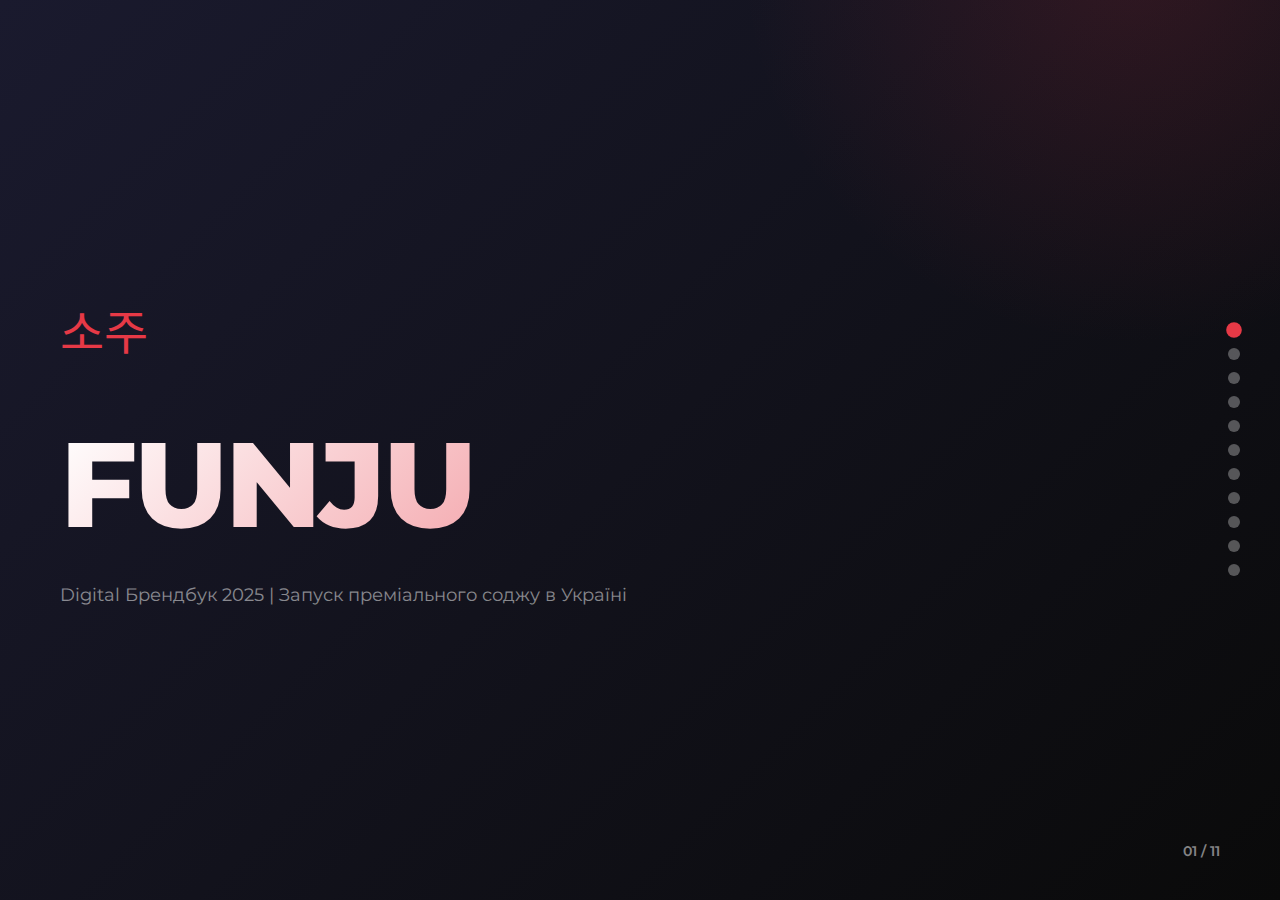
<file: index.html>
<!DOCTYPE html>
<html lang="uk">
  <head>
    <meta charset="UTF-8" />
    <meta name="viewport" content="width=device-width, initial-scale=1.0" />
    <title>FUNJU Soju - Брендбук 2025</title>
    <link
      href="https://fonts.googleapis.com/css2?family=Montserrat:wght@400;600;700;800&family=Noto+Sans+KR:wght@400;700&display=swap"
      rel="stylesheet"
    />
    <link rel="stylesheet" href="styles.css" />
  </head>
  <body>
    <div class="presentation" id="presentation">
      <!-- Slide 1: Cover -->
      <div class="slide slide-1" data-slide="1">
        <div class="slide-content">
          <div class="korean-text">소주</div>
          <h1 class="cover-title">FUNJU</h1>

          <p
            style="
              font-size: 18px;
              color: rgba(255, 255, 255, 0.5);
              margin-top: 40px;
            "
          >
            Digital Брендбук 2025 | Запуск преміального соджу в Україні
          </p>
        </div>
        <div class="slide-number">01 / 11</div>
      </div>

      <!-- Slide 1.5: Key Visual -->
      <div class="slide slide-1-5" data-slide="1.5">
        <div class="kv-container">
          <img src="images/kv.jpg" alt="FUNJU Key Visual" class="kv-image" />
        </div>
        <div class="slide-number">02 / 11</div>
      </div>

      <!-- Slide 2: Brand Essence -->
      <div class="slide slide-2" data-slide="2">
        <div class="slide-content">
          <h2 class="section-title">Суть бренда</h2>
          <div class="essence-grid">
            <div class="essence-card">
              <div class="essence-icon">🎯</div>
              <h3>Цільова аудиторія</h3>
              <p>
                Чоловіки та жінки 21+. <br />
                Є постійними відвідувачами різноманітних кафе і барів та
                регулярними споживачами коктейлів та слабоалкогольних напоїв.
              </p>
            </div>
            <div class="essence-card">
              <div class="essence-icon">✨</div>
              <h3>Позиціонування</h3>
              <p>
                Преміальний соджу, відтворений у відповідності з оригінальною
                корейською рецептурою за доступною для українців ціною.
              </p>
            </div>
            <div class="essence-card">
              <div class="essence-icon">💚</div>
              <h3>Обіцянка</h3>
              <p>
                Відчуй вайб Кореї — динамічний, смачний, культурно насичений.
                Кожна пляшка — додає фану.
              </p>
            </div>
          </div>
        </div>
        <div class="slide-number">03 / 11</div>
      </div>

      <!-- Slide 3: Colors -->
      <div class="slide slide-3" data-slide="3">
        <div class="slide-content">
          <h2 class="section-title">Палітра кольорів</h2>
          <div class="color-grid">
            <div class="color-card">
              <div class="color-swatch" style="background: #e63946">❤️</div>
              <div class="color-info">
                <div class="color-name" style="color: #e63946">
                  Червоний захід Кореї
                </div>
                <div class="color-values">
                  HEX: #E63946<br />
                  RGB: 230, 57, 70<br />
                  CMYK: 0, 85, 70, 0<br />
                  <strong>Застосування:</strong> Акценти, CTA, упаковка
                </div>
              </div>
            </div>
            <div class="color-card">
              <div class="color-swatch" style="background: #1a1a2e">🌙</div>
              <div class="color-info">
                <div class="color-name" style="color: #9a9ab4">Ніч Сеула</div>
                <div class="color-values">
                  HEX: #1A1A2E<br />
                  RGB: 26, 26, 46<br />
                  CMYK: 80, 70, 55, 70<br />
                  <strong>Застосування:</strong> Фон, типографіка
                </div>
              </div>
            </div>
            <div class="color-card">
              <div class="color-swatch" style="background: #16db93">🌿</div>
              <div class="color-info">
                <div class="color-name" style="color: #16db93">
                  Зелень Ганнаму
                </div>
                <div class="color-values">
                  HEX: #16DB93<br />
                  RGB: 22, 219, 147<br />
                  CMYK: 65, 0, 45, 0<br />
                  <strong>Застосування:</strong> Цитрусовий смак, енергія
                </div>
              </div>
            </div>
            <div class="color-card">
              <div class="color-swatch" style="background: #ff6b9d">💗</div>
              <div class="color-info">
                <div class="color-name" style="color: #ff6b9d">
                  Рожевий ханбок
                </div>
                <div class="color-values">
                  HEX: #FF6B9D<br />
                  RGB: 255, 107, 157<br />
                  CMYK: 0, 65, 15, 0<br />
                  <strong>Застосування:</strong> Яблучний смак, грайливість
                </div>
              </div>
            </div>
            <div class="color-card">
              <div class="color-swatch" style="background: #0a3a5c">🌊</div>
              <div class="color-info">
                <div class="color-name" style="color: #0a3a5c">Синій Пусан</div>
                <div class="color-values">
                  HEX: #0A3A5C<br />
                  RGB: 10, 58, 92<br />
                  CMYK: 100, 60, 30, 20<br />
                  <strong>Застосування:</strong> Глибина, преміум
                </div>
              </div>
            </div>
            <div class="color-card">
              <div class="color-swatch" style="background: #ffb347">🍑</div>
              <div class="color-info">
                <div class="color-name" style="color: #ffb347">
                  Персик Чеджу
                </div>
                <div class="color-values">
                  HEX: #FFB347<br />
                  RGB: 255, 179, 71<br />
                  CMYK: 0, 35, 70, 0<br />
                  <strong>Застосування:</strong> Тепло, доступність
                </div>
              </div>
            </div>
          </div>
        </div>
        <div class="slide-number">04 / 11</div>
      </div>

      <!-- Slide 4: Typography -->
      <div class="slide slide-4" data-slide="4">
        <div class="slide-content">
          <h2 class="section-title">Типографіка</h2>
          <div class="typography-showcase">
            <div class="font-example">
              <div class="font-name">ОСНОВНИЙ ШРИФТ</div>
              <div
                class="font-display"
                style="font-family: 'Montserrat', sans-serif; font-weight: 800"
              >
                FUNJU<br />
                <span style="font-size: 48px; font-weight: 400">Соджу</span>
              </div>
              <div
                class="font-alphabet"
                style="font-family: 'Montserrat', sans-serif"
              >
                АБВГДЕЄЖЗ 0123456789<br />
                ABCDEFGH abcdefgh<br />
                1234567890
              </div>
              <div class="font-usage">
                Montserrat Bold — заголовки, назви продуктів<br />
                Montserrat Regular — основний текст
              </div>
            </div>
            <div class="font-example">
              <div class="font-name">КОРЕЙСЬКИЙ ШРИФТ</div>
              <div
                class="font-display"
                style="
                  font-family: 'Noto Sans KR', sans-serif;
                  font-weight: 700;
                "
              >
                소주<br />
                <span style="font-size: 48px; font-weight: 400">한국</span>
              </div>
              <div
                class="font-alphabet"
                style="font-family: 'Noto Sans KR', sans-serif"
              >
                한글 ᄀᄂᄃᄅᄆᄇᄉᄋᄌ<br />
                소주문화전통<br />
                기쁨즐거움
              </div>
              <div class="font-usage">
                Noto Sans KR — для автентичних корейських елементів<br />
                Використовується дозовано для культурної автентичності
              </div>
            </div>
          </div>
          <div
            style="
              margin-top: 60px;
              padding: 30px;
              background: rgba(230, 57, 70, 0.1);
              border-radius: 15px;
              border-left: 4px solid #e63946;
            "
          >
            <strong style="color: #e63946; font-size: 18px"
              >Ієрархія тексту:</strong
            ><br />
            <span
              style="
                font-size: 14px;
                color: rgba(255, 255, 255, 0.7);
                line-height: 2;
              "
            >
              H1: 64-96px Bold | H2: 48-64px SemiBold | H3: 32-48px SemiBold |
              Body: 16-18px Regular | Caption: 12-14px Regular
            </span>
          </div>
        </div>
        <div class="slide-number">05 / 11</div>
      </div>

      <!-- Slide 5: Creative Direction -->
      <div class="slide slide-5" data-slide="5">
        <div class="slide-content">
          <h2 class="section-title">Теми та напрямки</h2>
          <div style="margin-bottom: 40px">
            <p
              style="
                font-size: 20px;
                color: rgba(255, 255, 255, 0.7);
                line-height: 1.6;
              "
            >
              <strong style="color: #e63946">Настрій:</strong> Яскравий,
              соціальний, автентичний<br />
              <strong style="color: #e63946">Освітлення:</strong> Неонове,
              контрастне, що нагадує вулиці Сеула<br />
              <strong style="color: #e63946">Сцени:</strong> Друзі, свята,
              корейська їжа, міське нічне життя
            </p>
          </div>
          <div class="photo-grid">
            <div
              class="photo-example"
              style="
                background: linear-gradient(135deg, #e63946, #ff6b9d);
                background-image: url('images/social_moments.jpg');
                background-size: cover;
                background-position: center;
              "
            >
              <div class="photo-label">Корейські ігри з coджу</div>
            </div>
            <div
              class="photo-example"
              style="
                background: linear-gradient(135deg, #1a1a2e, #0a3a5c);
                background-image: url('images/neon_night.jpg');
                background-size: cover;
                background-position: center;
              "
            >
              <div class="photo-label">Неонова ніч</div>
            </div>
            <div
              class="photo-example"
              style="
                background: linear-gradient(135deg, #16db93, #ffb347);
                background-image: url('images/korean_food.jpg');
                background-size: cover;
                background-position: center;
              "
            >
              <div class="photo-label">Корейська їжа</div>
            </div>
            <div
              class="photo-example"
              style="
                background: linear-gradient(135deg, #ff6b9d, #e63946);
                background-image: url('images/celebration.jpg');
                background-size: cover;
                background-position: center;
              "
            >
              <div class="photo-label">Вечірки</div>
            </div>
            <div
              class="photo-example"
              style="
                background: linear-gradient(135deg, #0a3a5c, #1a1a2e);
                background-image: url('images/k_pop.jpeg');
                background-size: cover;
                background-position: center;
              "
            >
              <div class="photo-label">K-pop</div>
            </div>
            <div
              class="photo-example"
              style="
                background: linear-gradient(135deg, #ffb347, #e63946);
                background-image: url('images/fashion.jpg');
                background-size: cover;
                background-position: center;
              "
            >
              <div class="photo-label">Корейська мода</div>
            </div>
          </div>
          <div
            style="
              margin-top: 40px;
              display: grid;
              grid-template-columns: repeat(3, 1fr);
              gap: 20px;
            "
          >
            <div
              style="
                padding: 20px;
                background: rgba(230, 57, 70, 0.1);
                border-radius: 10px;
              "
            >
              <strong style="color: #e63946">Колорокорекція:</strong><br />
              <span style="font-size: 14px; color: rgba(255, 255, 255, 0.6)">
                Посилені червоні та зелені, глибокі тіні, яскраві відблиски
              </span>
            </div>
            <div
              style="
                padding: 20px;
                background: rgba(22, 219, 147, 0.1);
                border-radius: 10px;
              "
            >
              <strong style="color: #16db93">Композиція:</strong><br />
              <span style="font-size: 14px; color: rgba(255, 255, 255, 0.6)">
                Динамічні кути, великі плани, широкі емоції
              </span>
            </div>
            <div
              style="
                padding: 20px;
                background: rgba(255, 107, 157, 0.1);
                border-radius: 10px;
              "
            >
              <strong style="color: #ff6b9d">Ефекти:</strong><br />
              <span style="font-size: 14px; color: rgba(255, 255, 255, 0.6)">
                Неонове світіння, зернистість плівки, боке
              </span>
            </div>
          </div>
        </div>
        <div class="slide-number">06 / 11</div>
      </div>

      <!-- Slide 6: Patterns -->
      <div class="slide slide-6" data-slide="6">
        <div class="slide-content">
          <h2 class="section-title">Бібліотека патернів</h2>
          <div class="pattern-grid">
            <div class="pattern-card">
              <div class="pattern-visual pattern-bg-1">
                <span style="position: relative; z-index: 1"></span>
              </div>
              <div class="pattern-info">
                <div class="pattern-name">Hамет Поджангмача</div>
                <div class="pattern-desc">
                  Діагональні смуги, натхненні тентами корейських вуличних
                  закусочних. Використання: Фони, упаковка, мерч.
                </div>
              </div>
            </div>
            <div class="pattern-card">
              <div class="pattern-visual pattern-bg-2">
                <span style="position: relative; z-index: 1"></span>
              </div>
              <div class="pattern-info">
                <div class="pattern-name">Неонова сітка Сеула</div>
                <div class="pattern-desc">
                  Технологічний точковий патерн, що відображає міські вогні.
                  Використання: Веб-фони, діджитал матеріали.
                </div>
              </div>
            </div>
            <div class="pattern-card">
              <div class="pattern-visual pattern-bg-3">
                <span style="position: relative; z-index: 1"></span>
              </div>
              <div class="pattern-info">
                <div class="pattern-name">Тканина Ханбок</div>
                <div class="pattern-desc">
                  Геометрична сітка, модернізація традиційних корейських тканин.
                  Використання: Преміум упаковка, друковані матеріали.
                </div>
              </div>
            </div>
            <div class="pattern-card">
              <div
                class="pattern-visual"
                style="
                  background-image: url('images/splash.jpg');
                  background-size: cover;
                  background-position: center;
                "
              ></div>
              <div class="pattern-info">
                <div class="pattern-name">Сплеск Соджу</div>
                <div class="pattern-desc">
                  Динамічний градієнтний патерн, що символізує рух рідини.
                  Використання: Анімація, динамічні елементи.
                </div>
              </div>
            </div>
          </div>
        </div>
        <div class="slide-number">07 / 11</div>
      </div>

      <!-- Slide 7: Cultural Elements -->
      <div class="slide slide-7" data-slide="7">
        <div class="slide-content">
          <h2 class="section-title">Корейські культурні інсайти</h2>
          <div class="culture-grid">
            <div class="culture-card">
              <div class="culture-korean">한 (Han)</div>
              <div class="culture-title">Колективна емоція</div>
              <div class="culture-desc">
                Корейська концепція колективного почуття та звільнення через
                святкування. Глибокий емоційний зв'язок, який поділяється та
                звільняється разом.
              </div>
              <div class="culture-application">
                → Акцент на соціальне пиття, спільні моменти
              </div>
            </div>
            <div class="culture-card">
              <div class="culture-korean">정 (Jeong)</div>
              <div class="culture-title">Глибокий зв'язок</div>
              <div class="culture-desc">
                Глибокий зв'язок, що формується через спільний досвід і час,
                проведений разом. Емоційні узи, які виходять за межі звичайної
                дружби.
              </div>
              <div class="culture-application">
                → Зустрічі друзів, значущі тости, ритуали
              </div>
            </div>
            <div class="culture-card">
              <div class="culture-korean">화이팅 (Hwaiting)</div>
              <div class="culture-title">Дух підтримки</div>
              <div class="culture-desc">
                Популярний вигук, що означає "Ти можеш це зробити!" — символ
                підтримки та заохочення в корейській культурі.
              </div>
              <div class="culture-application">
                → Святкові моменти, досягнення цілей
              </div>
            </div>
            <div class="culture-card">
              <div class="culture-korean">애교 (Aegyo)</div>
              <div class="culture-title">Грайливе чарівність</div>
              <div class="culture-desc">
                Мила, грайлива поведінка, цінована в корейській культурі.
                Легкість, невимушеність та чарівність у спілкуванні.
              </div>
              <div class="culture-application">
                → Грайлива упаковка, легкий тон бренда
              </div>
            </div>
          </div>
          <div
            style="
              margin-top: 40px;
              padding: 30px;
              background: rgba(230, 57, 70, 0.05);
              border-radius: 15px;
              border: 2px solid #e63946;
            "
          >
            <strong style="color: #e63946; font-size: 20px"
              >Ключове послання:</strong
            ><br />
            <p
              style="
                font-size: 18px;
                color: rgba(255, 255, 255, 0.8);
                margin-top: 15px;
                line-height: 1.6;
              "
            >
              FUNJU — це не просто напій. Це портал до корейської культури,
              спосіб відчути глибокі емоційні зв'язки та святкування життя
              по-корейськи.
            </p>
          </div>
        </div>
        <div class="slide-number">08 / 11</div>
      </div>

      <!-- Slide 8: Moodboard -->
      <div class="slide slide-8" data-slide="8">
        <div class="slide-content">
          <h2 class="section-title">Moodboard</h2>
          <p
            style="
              font-size: 18px;
              color: rgba(255, 255, 255, 0.7);
              margin-bottom: 20px;
            "
          >
            Візуальний настрій та атмосфера бренду FUNJU
          </p>

          <div class="masonry-grid">
            <div class="masonry-item">
              <img src="moodboard/1.jpg" alt="Moodboard 1" />
            </div>
            <div class="masonry-item">
              <img src="moodboard/3.jpg" alt="Moodboard 3" />
            </div>
            <div class="masonry-item">
              <img src="moodboard/4.jpg" alt="Moodboard 4" />
            </div>
            <div class="masonry-item">
              <img src="moodboard/5.jpg" alt="Moodboard 5" />
            </div>
            <div class="masonry-item">
              <img src="moodboard/9.jpg" alt="Moodboard 9" />
            </div>
            <div class="masonry-item">
              <img src="moodboard/10.jpg" alt="Moodboard 10" />
            </div>
            <div class="masonry-item">
              <img src="moodboard/11.jpg" alt="Moodboard 11" />
            </div>
            <div class="masonry-item">
              <img src="moodboard/12.jpg" alt="Moodboard 12" />
            </div>
            <div class="masonry-item">
              <img src="moodboard/13.jpg" alt="Moodboard 13" />
            </div>
            <div class="masonry-item">
              <img src="moodboard/14.jpg" alt="Moodboard 14" />
            </div>
            <div class="masonry-item">
              <img src="moodboard/15.jpg" alt="Moodboard 15" />
            </div>
            <div class="masonry-item">
              <img src="moodboard/17.jpg" alt="Moodboard 17" />
            </div>
            <div class="masonry-item">
              <img src="moodboard/18.jpg" alt="Moodboard 18" />
            </div>
            <div class="masonry-item">
              <img src="moodboard/20.jpg" alt="Moodboard 20" />
            </div>
            <div class="masonry-item">
              <img src="moodboard/21.jpg" alt="Moodboard 21" />
            </div>
            <div class="masonry-item">
              <img src="moodboard/22.jpg" alt="Moodboard 22" />
            </div>
            <div class="masonry-item">
              <img src="moodboard/25.jpg" alt="Moodboard 25" />
            </div>
            <div class="masonry-item">
              <img src="moodboard/26.jpg" alt="Moodboard 26" />
            </div>
            <div class="masonry-item">
              <img src="moodboard/28.jpg" alt="Moodboard 28" />
            </div>
            <div class="masonry-item">
              <img src="moodboard/29.jpg" alt="Moodboard 29" />
            </div>
            <div class="masonry-item">
              <img src="moodboard/30.jpg" alt="Moodboard 30" />
            </div>
          </div>
        </div>
        <div class="slide-number">09 / 11</div>
      </div>

      <!-- Slide 9: Website -->
      <div class="slide slide-9" data-slide="9">
        <div class="slide-content">
          <h2 class="section-title">Концепція веб-сайту</h2>
          <p
            style="
              font-size: 18px;
              color: rgba(255, 255, 255, 0.7);
              margin-bottom: 24px;
              margin-top: 8px;
              font-family: 'Montserrat', sans-serif;
              line-height: 1.7;
            "
          ></p>
          <div
            class="website-mockup"
            style="
              margin-top: 32px;
              padding: 40px;
              background: rgba(230, 57, 70, 0.05);
              border-radius: 18px;
              border: 2px solid #e63946;
              max-width: 900px;
              margin-left: auto;
              margin-right: auto;
            "
          >
            <h3
              style="
                color: #e63946;
                font-size: 28px;
                font-weight: 600;
                margin-bottom: 32px;
                font-family: 'Montserrat', sans-serif;
                letter-spacing: 0.5px;
              "
            >
              Структура та функціональність
            </h3>
            <div
              style="
                font-size: 18px;
                color: rgba(255, 255, 255, 0.92);
                font-family: 'Montserrat', sans-serif;
                font-weight: 400;
                margin-bottom: 24px;
                line-height: 1.8;
              "
            >
              <span style="color: #e63946; font-weight: 600">Hero-секція:</span>
              Демонструє поточну маркетингову кампанію або промо-пропозицію,
              привертаючи увагу та задаючи тон бренду.
            </div>
            <div
              style="
                font-size: 18px;
                color: rgba(255, 255, 255, 0.92);
                font-family: 'Montserrat', sans-serif;
                font-weight: 400;
                margin-bottom: 24px;
                line-height: 1.8;
              "
            >
              <span style="color: #e63946; font-weight: 600"
                >Продуктова cекція:</span
              >
              Презентує лінійку продуктів Funju та їх унікальні особливості.
              Нові смаки та оновлення можуть додаватися у процесі розвитку
              бренду.
            </div>
            <div
              style="
                font-size: 18px;
                color: rgba(255, 255, 255, 0.92);
                font-family: 'Montserrat', sans-serif;
                font-weight: 400;
                margin-bottom: 24px;
                line-height: 1.8;
              "
            >
              <span style="color: #e63946; font-weight: 600"
                >Знайди Funju:</span
              >
              Інтерактивна карта, що показує точки продажу партнерів по всій
              країні. Користувач може зареєструватися, вказавши ім’я, місто та
              email, щоб знайти найближчу точку продажу — одночасно долучаючись
              до бази користувачів Funju.
            </div>
            <div
              style="
                font-size: 18px;
                color: rgba(255, 255, 255, 0.92);
                font-family: 'Montserrat', sans-serif;
                font-weight: 400;
                margin-bottom: 24px;
                line-height: 1.8;
              "
            >
              <span style="color: #e63946; font-weight: 600">Funju Події:</span>
              Анонсує майбутні онлайн та офлайн події. Користувачі можуть
              зареєструватися для участі, що допомагає збирати ліди та розвивати
              спільноту бренду.
            </div>
            <div
              style="
                font-size: 18px;
                color: rgba(255, 255, 255, 0.92);
                font-family: 'Montserrat', sans-serif;
                font-weight: 400;
                margin-bottom: 32px;
                line-height: 1.8;
              "
            >
              <span style="color: #e63946; font-weight: 600">Funju Фани:</span>
              Галерея контенту, створеного фанами та блогерами-партнерами, з
              TikTok-відео, Instagram Reels та відгуками, що передають атмосферу
              та енергію Funju.
            </div>
            <div
              style="
                font-size: 18px;
                color: rgba(255, 255, 255, 0.92);
                font-family: 'Montserrat', sans-serif;
                font-weight: 400;
                line-height: 1.8;
              "
            >
              <span style="color: #e63946; font-weight: 600">Огляд:</span>
              Вебсайт Funju створений як динамічна лендинг-сторінка,
              оптимізована для інтернет-маркетингових кампаній. Основна мета —
              привернути трафік, конвертувати відвідувачів у лояльних
              користувачів та зібрати цінну базу даних для майбутніх програм
              лояльності та утримання, надаючи користувачам як емоційну, так і
              раціональну цінність.
            </div>
          </div>
          <br />
          <p
            style="
              font-size: 22px;
              color: rgba(255, 255, 255, 0.85);
              margin-bottom: 24px;
              margin-top: 8px;
              font-family: 'Montserrat', sans-serif;
              line-height: 1.7;
            "
          >
            Попередній перегляд вебсайту вбудовано нижче. Прокрутіть це вікно,
            щоб переглянути прототип 👇
          </p>
          <div
            class="website-mockup"
            style="margin-top: 32px; position: relative; cursor: pointer"
            onclick="window.open('https://funju.bar/', '_blank')"
          >
            <iframe
              src="https://funju.bar/"
              title="FUNJU Website"
              style="
                width: 100%;
                min-height: 600px;
                border-radius: 20px;
                border: none;
                box-shadow: 0 4px 32px rgba(0, 0, 0, 0.15);
                pointer-events: none;
              "
              allowfullscreen
            ></iframe>
          </div>
          <div class="site-features-grid" style="margin-top: 32px">
            <div>
              <strong style="color: #e63946">Paralax</strong><br />
              <span style="font-size: 14px; color: rgba(255, 255, 255, 0.6)"
                >Ефекти прокрутки</span
              >
            </div>
            <div>
              <strong style="color: #e63946">3D модель</strong><br />
              <span style="font-size: 14px; color: rgba(255, 255, 255, 0.6)"
                >Обертання пляшки</span
              >
            </div>
            <div>
              <strong style="color: #e63946">Анімація</strong><br />
              <span style="font-size: 14px; color: rgba(255, 255, 255, 0.6)"
                >Плавні переходи</span
              >
            </div>
            <div>
              <strong style="color: #e63946">Mobile-first</strong><br />
              <span style="font-size: 14px; color: rgba(255, 255, 255, 0.6)"
                >Адаптивний дизайн</span
              >
            </div>
          </div>
          <div class="slide-number">10 / 11</div>
        </div>
      </div>

      <!-- Slide 10: Final -->
      <div class="slide slide-10" data-slide="10">
        <div class="slide-content">
          <div class="final-message">
            <h1 class="final-title">FUNJU</h1>
            <p class="final-korean">소주와 함께</p>
            <p class="final-tagline">Made for Fun</p>
            <div class="final-grid">
              <div>
                <div class="final-number">01</div>
                <div class="final-label">Автентичність<br />культури</div>
              </div>
              <div>
                <div class="final-number">02</div>
                <div class="final-label">Сучасний<br />вайб</div>
              </div>
              <div>
                <div class="final-number">03</div>
                <div class="final-label">Преміум<br />якість</div>
              </div>
            </div>
            <div
              style="
                margin-top: 60px;
                padding: 40px;
                background: rgba(0, 0, 0, 0.3);
                border-radius: 20px;
                backdrop-filter: blur(10px);
              "
            >
              <p
                style="
                  font-size: 16px;
                  color: rgba(255, 255, 255, 0.7);
                  line-height: 1.8;
                "
              >
                Цей брендбук — живий документ, який буде еволюціонувати<br />
                разом з розвитком FUNJU та корейської хвилі в Україні.<br /><br />
                <strong style="color: #fff"
                  >Готові змінити культуру пиття в Україні?</strong
                >
              </p>
            </div>
          </div>
        </div>
        <div class="slide-number">11 / 11</div>
      </div>
    </div>

    <!-- Navigation Dots -->
    <div class="nav" id="nav"></div>

    <script>
      // Navigation setup
      const slides = document.querySelectorAll(".slide");
      const nav = document.getElementById("nav");
      const presentation = document.getElementById("presentation");

      slides.forEach((slide, index) => {
        const dot = document.createElement("div");
        dot.className = "nav-dot";
        if (index === 0) dot.classList.add("active");
        dot.addEventListener("click", () => {
          slide.scrollIntoView({ behavior: "smooth" });
        });
        nav.appendChild(dot);
      });

      // Update active dot on scroll
      presentation.addEventListener("scroll", () => {
        const scrollPosition = presentation.scrollTop;
        const windowHeight = window.innerHeight;

        slides.forEach((slide, index) => {
          const slideTop = slide.offsetTop;
          const slideBottom = slideTop + slide.offsetHeight;

          if (
            scrollPosition >= slideTop - windowHeight / 2 &&
            scrollPosition < slideBottom - windowHeight / 2
          ) {
            document.querySelectorAll(".nav-dot").forEach((dot) => {
              dot.classList.remove("active");
            });
            nav.children[index].classList.add("active");
          }
        });
      });

      // Keyboard navigation
      document.addEventListener("keydown", (e) => {
        const activeIndex = Array.from(
          document.querySelectorAll(".nav-dot")
        ).findIndex((dot) => dot.classList.contains("active"));

        if (e.key === "ArrowDown" && activeIndex < slides.length - 1) {
          slides[activeIndex + 1].scrollIntoView({ behavior: "smooth" });
        } else if (e.key === "ArrowUp" && activeIndex > 0) {
          slides[activeIndex - 1].scrollIntoView({ behavior: "smooth" });
        }
      });
    </script>
  </body>
</html>
</file>
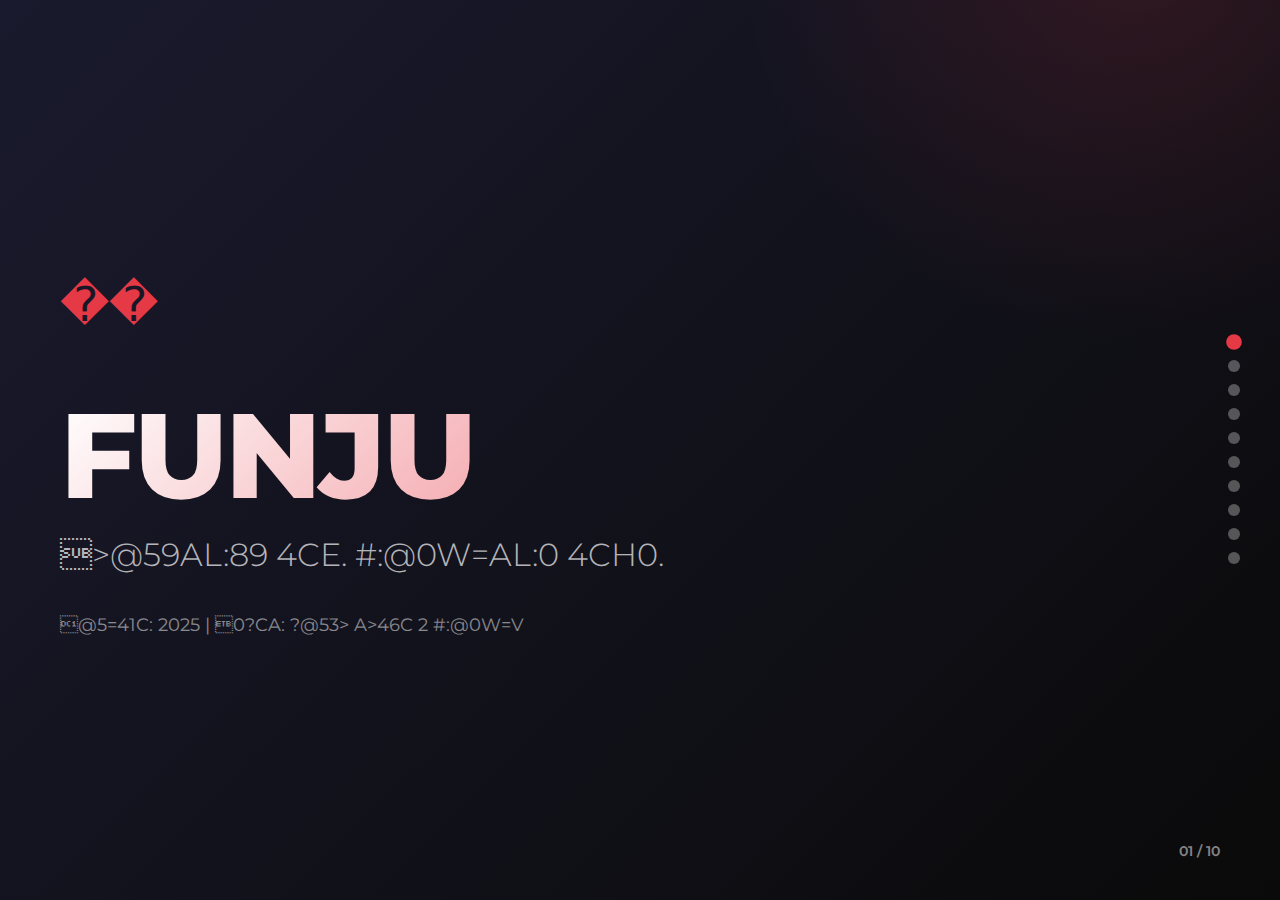
<file: funju-brandbook.html>
<!DOCTYPE html>
<html lang="uk">
<head>
    <meta charset="UTF-8">
    <meta name="viewport" content="width=device-width, initial-scale=1.0">
    <title>FUNJU Soju - @5=41C: 2025</title>
    <link href="https://fonts.googleapis.com/css2?family=Montserrat:wght@400;600;700;800&family=Noto+Sans+KR:wght@400;700&display=swap" rel="stylesheet">
    <style>
        * {
            margin: 0;
            padding: 0;
            box-sizing: border-box;
        }

        body {
            font-family: 'Montserrat', sans-serif;
            background: #0a0a0a;
            color: #fff;
            overflow-x: hidden;
        }

        .presentation {
            width: 100vw;
            height: 100vh;
            overflow-y: scroll;
            scroll-snap-type: y mandatory;
            scroll-behavior: smooth;
        }

        .slide {
            width: 100%;
            min-height: 100vh;
            display: flex;
            align-items: center;
            justify-content: center;
            scroll-snap-align: start;
            position: relative;
            padding: 60px;
        }

        .slide-content {
            max-width: 1400px;
            width: 100%;
        }

        /* Navigation */
        .nav {
            position: fixed;
            right: 40px;
            top: 50%;
            transform: translateY(-50%);
            z-index: 1000;
            display: flex;
            flex-direction: column;
            gap: 12px;
        }

        .nav-dot {
            width: 12px;
            height: 12px;
            border-radius: 50%;
            background: rgba(255,255,255,0.3);
            cursor: pointer;
            transition: all 0.3s;
        }

        .nav-dot.active {
            background: #E63946;
            transform: scale(1.3);
        }

        .slide-number {
            position: absolute;
            bottom: 40px;
            right: 60px;
            font-size: 14px;
            color: rgba(255,255,255,0.5);
            font-weight: 600;
        }

        /* Slide 1 - Cover */
        .slide-1 {
            background: linear-gradient(135deg, #1A1A2E 0%, #0a0a0a 100%);
            overflow: hidden;
        }

        .slide-1::before {
            content: '';
            position: absolute;
            top: -50%;
            right: -20%;
            width: 800px;
            height: 800px;
            background: radial-gradient(circle, rgba(230,57,70,0.15) 0%, transparent 70%);
            animation: pulse 4s ease-in-out infinite;
        }

        @keyframes pulse {
            0%, 100% { transform: scale(1); opacity: 0.5; }
            50% { transform: scale(1.1); opacity: 0.8; }
        }

        .cover-title {
            font-size: 120px;
            font-weight: 800;
            letter-spacing: -3px;
            line-height: 1;
            margin-bottom: 20px;
            background: linear-gradient(135deg, #fff 0%, #E63946 100%);
            -webkit-background-clip: text;
            -webkit-text-fill-color: transparent;
            background-clip: text;
        }

        .cover-subtitle {
            font-size: 32px;
            color: rgba(255,255,255,0.7);
            font-weight: 300;
            margin-bottom: 40px;
        }

        .korean-text {
            font-family: 'Noto Sans KR', sans-serif;
            font-size: 48px;
            color: #E63946;
            margin-bottom: 60px;
        }

        /* Slide 2 - Brand Essence */
        .slide-2 {
            background: #1A1A2E;
        }

        .section-title {
            font-size: 64px;
            font-weight: 800;
            margin-bottom: 60px;
            color: #E63946;
        }

        .essence-grid {
            display: grid;
            grid-template-columns: repeat(3, 1fr);
            gap: 40px;
            margin-top: 60px;
        }

        .essence-card {
            background: rgba(255,255,255,0.05);
            border: 1px solid rgba(255,255,255,0.1);
            border-radius: 20px;
            padding: 40px;
            backdrop-filter: blur(10px);
            transition: all 0.3s;
        }

        .essence-card:hover {
            transform: translateY(-10px);
            border-color: #E63946;
            box-shadow: 0 20px 60px rgba(230,57,70,0.3);
        }

        .essence-icon {
            font-size: 48px;
            margin-bottom: 20px;
        }

        .essence-card h3 {
            font-size: 24px;
            margin-bottom: 15px;
            color: #E63946;
        }

        .essence-card p {
            font-size: 16px;
            line-height: 1.6;
            color: rgba(255,255,255,0.7);
        }

        /* Slide 3 - Colors */
        .slide-3 {
            background: #0a0a0a;
        }

        .color-grid {
            display: grid;
            grid-template-columns: repeat(3, 1fr);
            gap: 30px;
            margin-top: 40px;
        }

        .color-card {
            border-radius: 20px;
            overflow: hidden;
            box-shadow: 0 10px 40px rgba(0,0,0,0.3);
        }

        .color-swatch {
            height: 300px;
            display: flex;
            align-items: center;
            justify-content: center;
            font-size: 72px;
            transition: transform 0.3s;
        }

        .color-card:hover .color-swatch {
            transform: scale(1.05);
        }

        .color-info {
            background: rgba(255,255,255,0.05);
            padding: 25px;
        }

        .color-name {
            font-size: 20px;
            font-weight: 700;
            margin-bottom: 10px;
        }

        .color-values {
            font-size: 13px;
            color: rgba(255,255,255,0.6);
            line-height: 1.8;
        }

        /* Slide 4 - Typography */
        .slide-4 {
            background: #1A1A2E;
        }

        .typography-showcase {
            display: grid;
            grid-template-columns: 1fr 1fr;
            gap: 60px;
            margin-top: 40px;
        }

        .font-example {
            background: rgba(255,255,255,0.03);
            border-radius: 20px;
            padding: 40px;
            border: 1px solid rgba(255,255,255,0.1);
        }

        .font-name {
            font-size: 18px;
            color: #E63946;
            margin-bottom: 30px;
            font-weight: 600;
        }

        .font-display {
            font-size: 72px;
            margin-bottom: 20px;
            line-height: 1.2;
        }

        .font-alphabet {
            font-size: 24px;
            color: rgba(255,255,255,0.7);
            line-height: 1.8;
            margin-bottom: 20px;
        }

        .font-usage {
            font-size: 14px;
            color: rgba(255,255,255,0.5);
            font-style: italic;
        }

        /* Slide 5 - Photography Style */
        .slide-5 {
            background: #0a0a0a;
        }

        .photo-grid {
            display: grid;
            grid-template-columns: repeat(3, 1fr);
            gap: 20px;
            margin-top: 40px;
        }

        .photo-example {
            position: relative;
            border-radius: 15px;
            overflow: hidden;
            aspect-ratio: 4/5;
            background: linear-gradient(135deg, #E63946 0%, #FF6B9D 100%);
            display: flex;
            align-items: center;
            justify-content: center;
            font-size: 64px;
        }

        .photo-label {
            position: absolute;
            bottom: 0;
            left: 0;
            right: 0;
            padding: 20px;
            background: linear-gradient(to top, rgba(0,0,0,0.9), transparent);
            font-size: 14px;
            font-weight: 600;
        }

        /* Slide 6 - Patterns */
        .slide-6 {
            background: #1A1A2E;
        }

        .pattern-grid {
            display: grid;
            grid-template-columns: repeat(2, 1fr);
            gap: 30px;
            margin-top: 40px;
        }

        .pattern-card {
            border-radius: 20px;
            overflow: hidden;
            background: #0a0a0a;
            border: 1px solid rgba(255,255,255,0.1);
        }

        .pattern-visual {
            height: 250px;
            display: flex;
            align-items: center;
            justify-content: center;
            font-size: 80px;
            position: relative;
        }

        .pattern-bg-1 {
            background: repeating-linear-gradient(45deg, #E63946, #E63946 10px, #1A1A2E 10px, #1A1A2E 20px);
        }

        .pattern-bg-2 {
            background: radial-gradient(circle at 50% 50%, #16DB93 2px, transparent 2px);
            background-size: 30px 30px;
            background-color: #1A1A2E;
        }

        .pattern-bg-3 {
            background: linear-gradient(90deg, #E63946 1px, transparent 1px),
                        linear-gradient(0deg, #E63946 1px, transparent 1px);
            background-size: 40px 40px;
            background-color: #1A1A2E;
        }

        .pattern-bg-4 {
            background: conic-gradient(from 45deg at 50% 50%, #FF6B9D 0deg, #FFB347 90deg, #16DB93 180deg, #E63946 270deg, #FF6B9D 360deg);
            opacity: 0.3;
        }

        .pattern-info {
            padding: 25px;
        }

        .pattern-name {
            font-size: 20px;
            font-weight: 700;
            margin-bottom: 10px;
            color: #E63946;
        }

        .pattern-desc {
            font-size: 14px;
            color: rgba(255,255,255,0.6);
            line-height: 1.6;
        }

        /* Slide 7 - Cultural Elements */
        .slide-7 {
            background: #0a0a0a;
        }

        .culture-grid {
            display: grid;
            grid-template-columns: repeat(2, 1fr);
            gap: 30px;
            margin-top: 40px;
        }

        .culture-card {
            background: rgba(230,57,70,0.05);
            border: 2px solid #E63946;
            border-radius: 20px;
            padding: 40px;
            position: relative;
            overflow: hidden;
        }

        .culture-card::before {
            content: '';
            position: absolute;
            top: -50%;
            right: -50%;
            width: 200px;
            height: 200px;
            background: radial-gradient(circle, rgba(230,57,70,0.1), transparent);
        }

        .culture-korean {
            font-family: 'Noto Sans KR', sans-serif;
            font-size: 48px;
            color: #E63946;
            margin-bottom: 15px;
        }

        .culture-title {
            font-size: 28px;
            font-weight: 700;
            margin-bottom: 15px;
        }

        .culture-desc {
            font-size: 16px;
            line-height: 1.6;
            color: rgba(255,255,255,0.7);
            margin-bottom: 20px;
        }

        .culture-application {
            font-size: 14px;
            color: #16DB93;
            font-weight: 600;
            padding: 10px 20px;
            background: rgba(22,219,147,0.1);
            border-radius: 8px;
            display: inline-block;
        }

        /* Slide 8 - Illustration Style */
        .slide-8 {
            background: #1A1A2E;
        }

        .illustration-grid {
            display: grid;
            grid-template-columns: repeat(3, 1fr);
            gap: 30px;
            margin-top: 40px;
        }

        .illustration-card {
            background: #0a0a0a;
            border-radius: 20px;
            padding: 30px;
            border: 1px solid rgba(255,255,255,0.1);
            text-align: center;
            transition: all 0.3s;
        }

        .illustration-card:hover {
            transform: translateY(-10px);
            border-color: #E63946;
        }

        .illustration-icon {
            font-size: 120px;
            margin-bottom: 20px;
            display: block;
        }

        .illustration-title {
            font-size: 18px;
            font-weight: 700;
            margin-bottom: 10px;
            color: #E63946;
        }

        .illustration-desc {
            font-size: 14px;
            color: rgba(255,255,255,0.6);
            line-height: 1.6;
        }

        /* Slide 9 - Website Mockup */
        .slide-9 {
            background: #0a0a0a;
        }

        .website-mockup {
            background: rgba(255,255,255,0.03);
            border-radius: 30px;
            padding: 20px;
            margin-top: 40px;
            border: 1px solid rgba(255,255,255,0.1);
        }

        .browser-bar {
            background: rgba(255,255,255,0.05);
            border-radius: 15px 15px 0 0;
            padding: 15px 20px;
            display: flex;
            align-items: center;
            gap: 10px;
            margin-bottom: 20px;
        }

        .browser-dot {
            width: 12px;
            height: 12px;
            border-radius: 50%;
            background: rgba(255,255,255,0.3);
        }

        .browser-dot:nth-child(1) { background: #E63946; }
        .browser-dot:nth-child(2) { background: #FFB347; }
        .browser-dot:nth-child(3) { background: #16DB93; }

        .website-content {
            background: #1A1A2E;
            border-radius: 0 0 15px 15px;
            padding: 60px;
            text-align: center;
        }

        .mockup-hero {
            font-size: 72px;
            font-weight: 800;
            margin-bottom: 30px;
            background: linear-gradient(135deg, #E63946, #FF6B9D);
            -webkit-background-clip: text;
            -webkit-text-fill-color: transparent;
        }

        .mockup-text {
            font-size: 24px;
            color: rgba(255,255,255,0.7);
            margin-bottom: 40px;
        }

        .mockup-button {
            display: inline-block;
            padding: 18px 50px;
            background: #E63946;
            color: white;
            font-weight: 700;
            border-radius: 50px;
            text-decoration: none;
            font-size: 16px;
            transition: all 0.3s;
        }

        .mockup-button:hover {
            transform: scale(1.05);
            box-shadow: 0 10px 30px rgba(230,57,70,0.4);
        }

        /* Slide 10 - Contact */
        .slide-10 {
            background: linear-gradient(135deg, #E63946 0%, #1A1A2E 100%);
        }

        .final-message {
            text-align: center;
        }

        .final-title {
            font-size: 96px;
            font-weight: 800;
            margin-bottom: 30px;
        }

        .final-korean {
            font-family: 'Noto Sans KR', sans-serif;
            font-size: 48px;
            margin-bottom: 60px;
            opacity: 0.8;
        }

        .final-tagline {
            font-size: 32px;
            font-weight: 300;
            opacity: 0.9;
        }

        /* Responsive */
        @media (max-width: 1024px) {
            .slide {
                padding: 40px;
            }

            .cover-title {
                font-size: 80px;
            }

            .section-title {
                font-size: 48px;
            }

            .essence-grid,
            .color-grid,
            .photo-grid,
            .illustration-grid {
                grid-template-columns: repeat(2, 1fr);
            }

            .typography-showcase,
            .pattern-grid,
            .culture-grid {
                grid-template-columns: 1fr;
            }
        }

        @media (max-width: 768px) {
            .essence-grid,
            .color-grid,
            .photo-grid,
            .illustration-grid {
                grid-template-columns: 1fr;
            }

            .cover-title {
                font-size: 60px;
            }

            .section-title {
                font-size: 36px;
            }

            .nav {
                right: 20px;
            }
        }
    </style>
</head>
<body>
    <div class="presentation" id="presentation">
        <!-- Slide 1: Cover -->
        <div class="slide slide-1" data-slide="1">
            <div class="slide-content">
                <div class="korean-text">��</div>
                <h1 class="cover-title">FUNJU</h1>
                <p class="cover-subtitle">>@59AL:89 4CE. #:@0W=AL:0 4CH0.</p>
                <p style="font-size: 18px; color: rgba(255,255,255,0.5); margin-top: 40px;">
                    @5=41C: 2025 | 0?CA: ?@5<V0;L=>3> A>46C 2 #:@0W=V
                </p>
            </div>
            <div class="slide-number">01 / 10</div>
        </div>

        <!-- Slide 2: Brand Essence -->
        <div class="slide slide-2" data-slide="2">
            <div class="slide-content">
                <h2 class="section-title">!CBL 1@5=40</h2>
                <div class="essence-grid">
                    <div class="essence-card">
                        <div class="essence-icon"><�</div>
                        <h3>&V;L>20 0C48B>@VO</h3>
                        <p>#:@0W=FV 21-35 @>:V2, D0=0B8 K-pop, K-drama, :>@59AL:>W :C;LBC@8. &V=CNBL 02B5=B8G=VABL B0 5AB5B8:C.</p>
                    </div>
                    <div class="essence-card">
                        <div class="essence-icon">(</div>
                        <h3>>78FV>=C20==O</h3>
                        <p>@5<V0;L=89 A>46C 7 ACG0A=8< 48709=><. VAB <V6 :>@59AL:>N B0 C:@0W=AL:>N :C;LBC@>N.</p>
                    </div>
                    <div class="essence-card">
                        <div class="essence-icon">=�</div>
                        <h3>1VFO=:0</h3>
                        <p>V4GC9 4CE >@5W  ?;02=89, A<0G=89, :C;LBC@=> =0A8G5=89. >6=0 ?;OH:0  VAB>@VO.</p>
                    </div>
                </div>
            </div>
            <div class="slide-number">02 / 10</div>
        </div>

        <!-- Slide 3: Colors -->
        <div class="slide slide-3" data-slide="3">
            <div class="slide-content">
                <h2 class="section-title">>;V@=0 ?0;VB@0</h2>
                <div class="color-grid">
                    <div class="color-card">
                        <div class="color-swatch" style="background: #E63946;">=%</div>
                        <div class="color-info">
                            <div class="color-name" style="color: #E63946;">'5@2>=89 70EV4 >@5W</div>
                            <div class="color-values">
                                HEX: #E63946<br>
                                RGB: 230, 57, 70<br>
                                CMYK: 0, 85, 70, 0<br>
                                <strong>0AB>AC20==O:</strong> :F5=B8, CTA, C?0:>2:0
                            </div>
                        </div>
                    </div>
                    <div class="color-card">
                        <div class="color-swatch" style="background: #1A1A2E;"><</div>
                        <div class="color-info">
                            <div class="color-name" style="color: #1A1A2E;">VG !5C;0</div>
                            <div class="color-values">
                                HEX: #1A1A2E<br>
                                RGB: 26, 26, 46<br>
                                CMYK: 80, 70, 55, 70<br>
                                <strong>0AB>AC20==O:</strong> $>=, B8?>3@0DV:0
                            </div>
                        </div>
                    </div>
                    <div class="color-card">
                        <div class="color-swatch" style="background: #16DB93;"><C</div>
                        <div class="color-info">
                            <div class="color-name" style="color: #16DB93;">5;5=L 0==0<C</div>
                            <div class="color-values">
                                HEX: #16DB93<br>
                                RGB: 22, 219, 147<br>
                                CMYK: 65, 0, 45, 0<br>
                                <strong>0AB>AC20==O:</strong> &8B@CA>289 A<0:, 5=5@3VO
                            </div>
                        </div>
                    </div>
                    <div class="color-card">
                        <div class="color-swatch" style="background: #FF6B9D;">=�</div>
                        <div class="color-info">
                            <div class="color-name" style="color: #FF6B9D;"> >65289 E0=1>:</div>
                            <div class="color-values">
                                HEX: #FF6B9D<br>
                                RGB: 255, 107, 157<br>
                                CMYK: 0, 65, 15, 0<br>
                                <strong>0AB>AC20==O:</strong> /1;CG=89 A<0:, 3@09;82VABL
                            </div>
                        </div>
                    </div>
                    <div class="color-card">
                        <div class="color-swatch" style="background: #0A3A5C;"><
</div>
                        <div class="color-info">
                            <div class="color-name" style="color: #0A3A5C;">!8=V9 CA0=</div>
                            <div class="color-values">
                                HEX: #0A3A5C<br>
                                RGB: 10, 58, 92<br>
                                CMYK: 100, 60, 30, 20<br>
                                <strong>0AB>AC20==O:</strong> ;818=0, ?@5<VC<
                            </div>
                        </div>
                    </div>
                    <div class="color-card">
                        <div class="color-swatch" style="background: #FFB347;"><Q</div>
                        <div class="color-info">
                            <div class="color-name" style="color: #FFB347;">5@A8: '546C</div>
                            <div class="color-values">
                                HEX: #FFB347<br>
                                RGB: 255, 179, 71<br>
                                CMYK: 0, 35, 70, 0<br>
                                <strong>0AB>AC20==O:</strong> "5?;>, 4>ABC?=VABL
                            </div>
                        </div>
                    </div>
                </div>
            </div>
            <div class="slide-number">03 / 10</div>
        </div>

        <!-- Slide 4: Typography -->
        <div class="slide slide-4" data-slide="4">
            <div class="slide-content">
                <h2 class="section-title">"8?>3@0DV:0</h2>
                <div class="typography-showcase">
                    <div class="font-example">
                        <div class="font-name">! ( $"</div>
                        <div class="font-display" style="font-family: 'Montserrat', sans-serif; font-weight: 800;">
                            FUNJU<br>
                            <span style="font-size: 48px; font-weight: 400;">!>46C</span>
                        </div>
                        <div class="font-alphabet" style="font-family: 'Montserrat', sans-serif;">
                             01234567<br>
                            ABCDEFGH abcdefgh<br>
                            1234567890
                        </div>
                        <div class="font-usage">
                            Montserrat Bold  03>;>2:8, =0728 ?@>4C:BV2<br>
                            Montserrat Regular  A=>2=89 B5:AB
                        </div>
                    </div>
                    <div class="font-example">
                        <div class="font-name"> !, ( $"</div>
                        <div class="font-display" style="font-family: 'Noto Sans KR', sans-serif; font-weight: 700;">
                            ��<br>
                            <span style="font-size: 48px; font-weight: 400;">\m</span>
                        </div>
                        <div class="font-alphabet" style="font-family: 'Noto Sans KR', sans-serif;">
                            \  �t���<<br>
                            1479ABEGH<br>
                             ��|��
                        </div>
                        <div class="font-usage">
                            Noto Sans KR  ;O 02B5=B8G=8E :>@59AL:8E 5;5<5=BV2<br>
                            8:>@8AB>2CTBLAO 4>7>20=> 4;O :C;LBC@=>W 02B5=B8G=>ABV
                        </div>
                    </div>
                </div>
                <div style="margin-top: 60px; padding: 30px; background: rgba(230,57,70,0.1); border-radius: 15px; border-left: 4px solid #E63946;">
                    <strong style="color: #E63946; font-size: 18px;">T@0@EVO B5:ABC:</strong><br>
                    <span style="font-size: 14px; color: rgba(255,255,255,0.7); line-height: 2;">
                        H1: 64-96px Bold | H2: 48-64px SemiBold | H3: 32-48px SemiBold |
                        Body: 16-18px Regular | Caption: 12-14px Regular
                    </span>
                </div>
            </div>
            <div class="slide-number">04 / 10</div>
        </div>

        <!-- Slide 5: Photography Style -->
        <div class="slide slide-5" data-slide="5">
            <div class="slide-content">
                <h2 class="section-title">!B8;L D>B>3@0DVW</h2>
                <div style="margin-bottom: 40px;">
                    <p style="font-size: 20px; color: rgba(255,255,255,0.7); line-height: 1.6;">
                        <strong style="color: #E63946;">0AB@V9:</strong> /A:@0289, A>FV0;L=89, 02B5=B8G=89<br>
                        <strong style="color: #E63946;">A2VB;5==O:</strong> 5>=>25, :>=B@0AB=5, I> =0304CT 2C;8FV !5C;0<br>
                        <strong style="color: #E63946;">!F5=8:</strong> @C7V, A2OB0, :>@59AL:0 W60, <VAL:5 =VG=5 68BBO
                    </p>
                </div>
                <div class="photo-grid">
                    <div class="photo-example" style="background: linear-gradient(135deg, #E63946, #FF6B9D);">
                        <{
                        <div class="photo-label">!>FV0;L=V <><5=B8</div>
                    </div>
                    <div class="photo-example" style="background: linear-gradient(135deg, #1A1A2E, #0A3A5C);">
                        <
                        <div class="photo-label">5>=>20 =VG</div>
                    </div>
                    <div class="photo-example" style="background: linear-gradient(135deg, #16DB93, #FFB347);">
                        <\
                        <div class="photo-label">>@59AL:0 W60</div>
                    </div>
                    <div class="photo-example" style="background: linear-gradient(135deg, #FF6B9D, #E63946);">
                        <�
                        <div class="photo-label">!2OB0</div>
                    </div>
                    <div class="photo-example" style="background: linear-gradient(135deg, #0A3A5C, #1A1A2E);">
                        <�
                        <div class="photo-label">VAL:V AF5=8</div>
                    </div>
                    <div class="photo-example" style="background: linear-gradient(135deg, #FFB347, #E63946);">
                        >B
                        <div class="photo-label">">AB8 B0 72'O7:8</div>
                    </div>
                </div>
                <div style="margin-top: 40px; display: grid; grid-template-columns: repeat(3, 1fr); gap: 20px;">
                    <div style="padding: 20px; background: rgba(230,57,70,0.1); border-radius: 10px;">
                        <strong style="color: #E63946;">>;>@>:>@5:FVO:</strong><br>
                        <span style="font-size: 14px; color: rgba(255,255,255,0.6);">
                            >A8;5=V G5@2>=V B0 75;5=V, 3;81>:V BV=V, OA:@02V 2V41;8A:8
                        </span>
                    </div>
                    <div style="padding: 20px; background: rgba(22,219,147,0.1); border-radius: 10px;">
                        <strong style="color: #16DB93;">><?>78FVO:</strong><br>
                        <span style="font-size: 14px; color: rgba(255,255,255,0.6);">
                            8=0<VG=V :CB8, 25;8:V ?;0=8, I8@V 5<>FVW
                        </span>
                    </div>
                    <div style="padding: 20px; background: rgba(255,107,157,0.1); border-radius: 10px;">
                        <strong style="color: #FF6B9D;">D5:B8:</strong><br>
                        <span style="font-size: 14px; color: rgba(255,255,255,0.6);">
                            5>=>25 A2VBV==O, 75@=8ABVABL ?;V2:8, 1>:5
                        </span>
                    </div>
                </div>
            </div>
            <div class="slide-number">05 / 10</div>
        </div>

        <!-- Slide 6: Patterns -->
        <div class="slide slide-6" data-slide="6">
            <div class="slide-content">
                <h2 class="section-title">V1;V>B5:0 ?0B5@=V2</h2>
                <div class="pattern-grid">
                    <div class="pattern-card">
                        <div class="pattern-visual pattern-bg-1">
                            <span style="position: relative; z-index: 1;"><�</span>
                        </div>
                        <div class="pattern-info">
                            <div class="pattern-name">0<5B >460=3<0G0</div>
                            <div class="pattern-desc">
                                V03>=0;L=V A<C38, =0BE=5==V B5=B0<8 :>@59AL:8E 2C;8G=8E 70:CA>G=8E.
                                8:>@8AB0==O: $>=8, C?0:>2:0, <5@G.
                            </div>
                        </div>
                    </div>
                    <div class="pattern-card">
                        <div class="pattern-visual pattern-bg-2">
                            <span style="position: relative; z-index: 1;">(</span>
                        </div>
                        <div class="pattern-info">
                            <div class="pattern-name">5>=>20 AVB:0 !5C;0</div>
                            <div class="pattern-desc">
                                "5E=>;>3VG=89 B>G:>289 ?0B5@=, I> 2V4>1@060T <VAL:V 2>3=V.
                                8:>@8AB0==O: 51-D>=8, 4V468B0; <0B5@V0;8.
                            </div>
                        </div>
                    </div>
                    <div class="pattern-card">
                        <div class="pattern-visual pattern-bg-3">
                            <span style="position: relative; z-index: 1;"><�</span>
                        </div>
                        <div class="pattern-info">
                            <div class="pattern-name">":0=8=0 %0=1>:</div>
                            <div class="pattern-desc">
                                5><5B@8G=0 AVB:0, <>45@=V70FVO B@048FV9=8E :>@59AL:8E B:0=8=.
                                8:>@8AB0==O: @5<VC< C?0:>2:0, 4@C:>20=V <0B5@V0;8.
                            </div>
                        </div>
                    </div>
                    <div class="pattern-card">
                        <div class="pattern-visual pattern-bg-4">
                            <span style="position: relative; z-index: 1; font-size: 120px;"><</span>
                        </div>
                        <div class="pattern-info">
                            <div class="pattern-name">!?;5A: !>46C</div>
                            <div class="pattern-desc">
                                8=0<VG=89 3@04VT=B=89 ?0B5@=, I> A8<2>;V7CT @CE @V48=8.
                                8:>@8AB0==O: =V<0FVW, 48=0<VG=V 5;5<5=B8.
                            </div>
                        </div>
                    </div>
                </div>
            </div>
            <div class="slide-number">06 / 10</div>
        </div>

        <!-- Slide 7: Cultural Elements -->
        <div class="slide slide-7" data-slide="7">
            <div class="slide-content">
                <h2 class="section-title">>@59AL:V :C;LBC@=V V=A09B8</h2>
                <div class="culture-grid">
                    <div class="culture-card">
                        <div class="culture-korean">\ (Han)</div>
                        <div class="culture-title">>;5:B82=0 5<>FVO</div>
                        <div class="culture-desc">
                            >@59AL:0 :>=F5?FVO :>;5:B82=>3> ?>GCBBO B0 72V;L=5==O G5@57 A2OB:C20==O.
                            ;81>:89 5<>FV9=89 72'O7>:, O:89 ?>4V;OTBLAO B0 72V;L=OTBLAO @07><.
                        </div>
                        <div class="culture-application">
                            =� :F5=B =0 A>FV0;L=5 ?8BBO, A?V;L=V <><5=B8
                        </div>
                    </div>
                    <div class="culture-card">
                        <div class="culture-korean"> (Jeong)</div>
                        <div class="culture-title">;81>:89 72'O7>:</div>
                        <div class="culture-desc">
                            ;81>:89 72'O7>:, I> D>@<CTBLAO G5@57 A?V;L=89 4>A2V4 V G0A, ?@>2545=89 @07><.
                            <>FV9=V C78, O:V 28E>4OBL 70 <56V 728G09=>W 4@C618.
                        </div>
                        <div class="culture-application">
                            =� CAB@VGV 4@C7V2, 7=0GCIV B>AB8, @8BC0;8
                        </div>
                    </div>
                    <div class="culture-card">
                        <div class="culture-korean">Tt (Hwaiting)</div>
                        <div class="culture-title">CE ?V4B@8<:8</div>
                        <div class="culture-desc">
                            >?C;O@=89 283C:, I> >7=0G0T ""8 <>65H F5 7@>18B8!"  A8<2>; ?V4B@8<:8
                            B0 70>E>G5==O 2 :>@59AL:V9 :C;LBC@V.
                        </div>
                        <div class="culture-application">
                            =� !2OB:>2V <><5=B8, 4>AO3=5==O FV;59
                        </div>
                    </div>
                    <div class="culture-card">
                        <div class="culture-korean">`P (Aegyo)</div>
                        <div class="culture-title">@09;825 G0@V2=VABL</div>
                        <div class="culture-desc">
                            8;0, 3@09;820 ?>254V=:0, FV=>20=0 2 :>@59AL:V9 :C;LBC@V. 53:VABL,
                            =528<CH5=VABL B0 G0@V2=VABL C A?V;:C20==V.
                        </div>
                        <div class="culture-application">
                            =� @09;820 C?0:>2:0, ;53:89 B>= 1@5=40
                        </div>
                    </div>
                </div>
                <div style="margin-top: 40px; padding: 30px; background: rgba(230,57,70,0.05); border-radius: 15px; border: 2px solid #E63946;">
                    <strong style="color: #E63946; font-size: 20px;">;NG>25 ?>A;0==O:</strong><br>
                    <p style="font-size: 18px; color: rgba(255,255,255,0.8); margin-top: 15px; line-height: 1.6;">
                        FUNJU  F5 =5 ?@>AB> =0?V9. &5 ?>@B0; 4> :>@59AL:>W :C;LBC@8, A?>AV1 2V4GCB8
                        3;81>:V 5<>FV9=V 72'O7:8 B0 A2OB:C20==O 68BBO ?>-:>@59AL:8.
                    </p>
                </div>
            </div>
            <div class="slide-number">07 / 10</div>
        </div>

        <!-- Slide 8: Illustration Style -->
        <div class="slide slide-8" data-slide="8">
            <div class="slide-content">
                <h2 class="section-title">!B8;L V;NAB@0FV9</h2>
                <div class="illustration-grid">
                    <div class="illustration-card">
                        <span class="illustration-icon"><�</span>
                        <div class="illustration-title">!8;C5B8 !5C;0</div>
                        <div class="illustration-desc">
                            560 N Seoul, 3>@87>=B 0==0<C,
                            7=0:>2V :>@59AL:V ;>:0FVW 2 <V=V<0;VAB8G=><C AB8;V
                        </div>
                    </div>
                    <div class="illustration-card">
                        <span class="illustration-icon">=�</span>
                        <div class="illustration-title">K-pop 3@0DV:0</div>
                        <div class="illustration-desc">
                            !<V;82V D>@<8, 3@04VT=B8,
                            3>;>3@0DVG=V 5D5:B8,
                            =0BE=5==V K-pop 5AB5B8:>N
                        </div>
                    </div>
                    <div class="illustration-card">
                        <span class="illustration-icon"><�</span>
                        <div class="illustration-title">>45@=V7< %0=1>:</div>
                        <div class="illustration-desc">
                            "@048FV9=V :>@59AL:V 2V75@C=:8
                            2 35><5B@8G=8E ACG0A=8E
                            D>@<0E
                        </div>
                    </div>
                    <div class="illustration-card">
                        <span class="illustration-icon"><v</span>
                        <div class="illustration-title">:>=:0 ?;OH:8</div>
                        <div class="illustration-desc">
                            !B8;V7>20=V, :>;5:FV9=V
                            V;NAB@0FVW ?;OH:8 A>46C
                        </div>
                    </div>
                    <div class="illustration-card">
                        <span class="illustration-icon"></span>
                        <div class="illustration-title">%0=38;L B8?>-0@B</div>
                        <div class="illustration-desc">
                            >@59AL:V ;VB5@8 O:
                            45:>@0B82=V EC4>6=V
                            5;5<5=B8
                        </div>
                    </div>
                    <div class="illustration-card">
                        <span class="illustration-icon">=�</span>
                        <div class="illustration-title">8=0<V:0 @V48=8</div>
                        <div class="illustration-desc">
                            =V<0FVW A?;5A:C, @CE,
                            3@0DV:0 B5:CG>ABV 4;O 251
                            B0 4V468B0;
                        </div>
                    </div>
                </div>
                <div style="margin-top: 50px; padding: 40px; background: linear-gradient(135deg, rgba(230,57,70,0.1), rgba(22,219,147,0.1)); border-radius: 20px;">
                    <strong style="color: #E63946; font-size: 20px;">@8=F8?8 48709=C:</strong>
                    <div style="display: grid; grid-template-columns: repeat(3, 1fr); gap: 20px; margin-top: 20px;">
                        <div>
                            <div style="font-size: 16px; font-weight: 700; margin-bottom: 10px;">( !<V;82VABL</div>
                            <div style="font-size: 14px; color: rgba(255,255,255,0.7);">
                                /A:@02V :>;L>@8, =5A?>4V20=V :><1V=0FVW
                            </div>
                        </div>
                        <div>
                            <div style="font-size: 16px; font-weight: 700; margin-bottom: 10px;"><� @>AB>B0</div>
                            <div style="font-size: 14px; color: rgba(255,255,255,0.7);">
                                '8ABV ;V=VW, <V=V<0;V7<
                            </div>
                        </div>
                        <div>
                            <div style="font-size: 16px; font-weight: 700; margin-bottom: 10px;">=% =5@3VO</div>
                            <div style="font-size: 14px; color: rgba(255,255,255,0.7);">
                                8=0<V:0, @CE, 68BBO
                            </div>
                        </div>
                    </div>
                </div>
            </div>
            <div class="slide-number">08 / 10</div>
        </div>

        <!-- Slide 9: Website Mockup -->
        <div class="slide slide-9" data-slide="9">
            <div class="slide-content">
                <h2 class="section-title">>=F5?FVO 251-A09BC</h2>
                <div class="website-mockup">
                    <div class="browser-bar">
                        <div class="browser-dot"></div>
                        <div class="browser-dot"></div>
                        <div class="browser-dot"></div>
                        <div style="margin-left: 20px; color: rgba(255,255,255,0.5); font-size: 14px;">
                            funju.ua
                        </div>
                    </div>
                    <div class="website-content">
                        <div class="korean-text" style="font-size: 32px; margin-bottom: 20px;">��</div>
                        <h1 class="mockup-hero"> !, #%<br># !, '</h1>
                        <p class="mockup-text">
                            V4:@89 4;O A515 A?@026=V9 :>@59AL:89 A>46C.<br>
                            ;02=89. !<0G=89. 2B5=B8G=89.
                        </p>
                        <a href="#" class="mockup-button">! #"  </a>

                        <div style="margin-top: 80px; display: grid; grid-template-columns: repeat(3, 1fr); gap: 40px; text-align: left;">
                            <div style="padding: 30px; background: rgba(0,0,0,0.3); border-radius: 15px;">
                                <div style="font-size: 48px; margin-bottom: 15px;"><N</div>
                                <h3 style="font-size: 24px; margin-bottom: 10px; color: #FF6B9D;">/#</h3>
                                <p style="font-size: 14px; color: rgba(255,255,255,0.6);">
                                    !2V689 O1;CG=89 A<0: 7 =>B:0<8 AB83;8E D@C:BV2
                                </p>
                            </div>
                            <div style="padding: 30px; background: rgba(0,0,0,0.3); border-radius: 15px;">
                                <div style="font-size: 48px; margin-bottom: 15px;"><J</div>
                                <h3 style="font-size: 24px; margin-bottom: 10px; color: #16DB93;">&" #!</h3>
                                <p style="font-size: 14px; color: rgba(255,255,255,0.6);">
                                    &8B@CA>289 281CE 7 >A2V60NG8< ?VA;OA<0:><
                                </p>
                            </div>
                            <div style="padding: 30px; background: rgba(0,0,0,0.3); border-radius: 15px;">
                                <div style="font-size: 48px; margin-bottom: 15px;">(</div>
                                <h3 style="font-size: 24px; margin-bottom: 10px; color: #E63946;">! </h3>
                                <p style="font-size: 14px; color: rgba(255,255,255,0.6);">
                                    >2V A<0:8 265 2 @>7@>1FV
                                </p>
                            </div>
                        </div>
                    </div>
                </div>
                <div style="margin-top: 40px; display: grid; grid-template-columns: repeat(4, 1fr); gap: 20px;">
                    <div style="padding: 20px; background: rgba(255,255,255,0.05); border-radius: 10px; text-align: center;">
                        <strong style="color: #E63946;">Paralax</strong><br>
                        <span style="font-size: 14px; color: rgba(255,255,255,0.6);">D5:B8 ?@>:@CB:8</span>
                    </div>
                    <div style="padding: 20px; background: rgba(255,255,255,0.05); border-radius: 10px; text-align: center;">
                        <strong style="color: #16DB93;">3D <>45;L</strong><br>
                        <span style="font-size: 14px; color: rgba(255,255,255,0.6);">15@B0==O ?;OH:8</span>
                    </div>
                    <div style="padding: 20px; background: rgba(255,255,255,0.05); border-radius: 10px; text-align: center;">
                        <strong style="color: #FF6B9D;">=V<0FVW</strong><br>
                        <span style="font-size: 14px; color: rgba(255,255,255,0.6);">;02=V ?5@5E>48</span>
                    </div>
                    <div style="padding: 20px; background: rgba(255,255,255,0.05); border-radius: 10px; text-align: center;">
                        <strong style="color: #FFB347;">Mobile-first</strong><br>
                        <span style="font-size: 14px; color: rgba(255,255,255,0.6);">40?B82=89 48709=</span>
                    </div>
                </div>
            </div>
            <div class="slide-number">09 / 10</div>
        </div>

        <!-- Slide 10: Final -->
        <div class="slide slide-10" data-slide="10">
            <div class="slide-content">
                <div class="final-message">
                    <h1 class="final-title">FUNJU</h1>
                    <p class="final-korean">��@ h�</p>
                    <p class="final-tagline">
                        >@59AL:89 4CE. #:@0W=AL:0 4CH0.<br>
                        ;>10;L=5 A2OB:C20==O.
                    </p>
                    <div style="margin-top: 80px; display: grid; grid-template-columns: repeat(3, 1fr); gap: 40px; text-align: center;">
                        <div>
                            <div style="font-size: 64px; font-weight: 800; color: #fff; margin-bottom: 10px;">01</div>
                            <div style="font-size: 18px; color: rgba(255,255,255,0.8);">2B5=B8G=VABL<br>:C;LBC@8</div>
                        </div>
                        <div>
                            <div style="font-size: 64px; font-weight: 800; color: #fff; margin-bottom: 10px;">02</div>
                            <div style="font-size: 18px; color: rgba(255,255,255,0.8);">!CG0A=89<br>48709=</div>
                        </div>
                        <div>
                            <div style="font-size: 64px; font-weight: 800; color: #fff; margin-bottom: 10px;">03</div>
                            <div style="font-size: 18px; color: rgba(255,255,255,0.8);">@5<VC<<br>O:VABL</div>
                        </div>
                    </div>
                    <div style="margin-top: 60px; padding: 40px; background: rgba(0,0,0,0.3); border-radius: 20px; backdrop-filter: blur(10px);">
                        <p style="font-size: 16px; color: rgba(255,255,255,0.7); line-height: 1.8;">
                            &59 1@5=41C:  68289 4>:C<5=B, O:89 1C45 52>;NFV>=C20B8<br>
                            @07>< 7 @>728B:>< FUNJU B0 :>@59AL:>W E28;V 2 #:@0W=V.<br><br>
                            <strong style="color: #fff;">>B>2V 7<V=8B8 :C;LBC@C ?8BBO 2 #:@0W=V?</strong>
                        </p>
                    </div>
                </div>
            </div>
            <div class="slide-number">10 / 10</div>
        </div>
    </div>

    <!-- Navigation Dots -->
    <div class="nav" id="nav"></div>

    <script>
        // Navigation setup
        const slides = document.querySelectorAll('.slide');
        const nav = document.getElementById('nav');
        const presentation = document.getElementById('presentation');

        slides.forEach((slide, index) => {
            const dot = document.createElement('div');
            dot.className = 'nav-dot';
            if (index === 0) dot.classList.add('active');
            dot.addEventListener('click', () => {
                slide.scrollIntoView({ behavior: 'smooth' });
            });
            nav.appendChild(dot);
        });

        // Update active dot on scroll
        presentation.addEventListener('scroll', () => {
            const scrollPosition = presentation.scrollTop;
            const windowHeight = window.innerHeight;

            slides.forEach((slide, index) => {
                const slideTop = slide.offsetTop;
                const slideBottom = slideTop + slide.offsetHeight;

                if (scrollPosition >= slideTop - windowHeight / 2 &&
                    scrollPosition < slideBottom - windowHeight / 2) {
                    document.querySelectorAll('.nav-dot').forEach(dot => {
                        dot.classList.remove('active');
                    });
                    nav.children[index].classList.add('active');
                }
            });
        });

        // Keyboard navigation
        document.addEventListener('keydown', (e) => {
            const activeIndex = Array.from(document.querySelectorAll('.nav-dot'))
                .findIndex(dot => dot.classList.contains('active'));

            if (e.key === 'ArrowDown' && activeIndex < slides.length - 1) {
                slides[activeIndex + 1].scrollIntoView({ behavior: 'smooth' });
            } else if (e.key === 'ArrowUp' && activeIndex > 0) {
                slides[activeIndex - 1].scrollIntoView({ behavior: 'smooth' });
            }
        });
    </script>
</body>
</html>
</file>
<file: styles.css>
* {
  margin: 0;
  padding: 0;
  box-sizing: border-box;
}

img {
  max-width: 100%;
  height: auto;
}

html {
  overflow-x: hidden;
  width: 100%;
}

body {
  font-family: "Montserrat", sans-serif;
  background: #0a0a0a;
  color: #fff;
  overflow-x: hidden;
  width: 100%;
  position: relative;
}

.presentation {
  width: 100%;
  max-width: 100vw;
  height: 100vh;
  overflow-y: scroll;
  overflow-x: hidden;
  scroll-snap-type: y mandatory;
  scroll-behavior: smooth;
}

.slide {
  width: 100%;
  max-width: 100vw;
  min-height: 100vh;
  display: flex;
  align-items: center;
  justify-content: center;
  scroll-snap-align: start;
  position: relative;
  padding: 60px;
  overflow-x: hidden;
}

.slide-content {
  max-width: 1400px;
  width: 100%;
  overflow-x: hidden;
}

/* Navigation */
.nav {
  position: fixed;
  right: 40px;
  top: 50%;
  transform: translateY(-50%);
  z-index: 1000;
  display: flex;
  flex-direction: column;
  gap: 12px;
}

.nav-dot {
  width: 12px;
  height: 12px;
  border-radius: 50%;
  background: rgba(255, 255, 255, 0.3);
  cursor: pointer;
  transition: all 0.3s;
}

.nav-dot.active {
  background: #e63946;
  transform: scale(1.3);
}

.slide-number {
  position: absolute;
  bottom: 40px;
  right: 60px;
  font-size: 14px;
  color: rgba(255, 255, 255, 0.5);
  font-weight: 600;
}

/* Slide 1 - Cover */
.slide-1 {
  background: linear-gradient(135deg, #1a1a2e 0%, #0a0a0a 100%);
  overflow: hidden;
}

.slide-1::before {
  content: "";
  position: absolute;
  top: -50%;
  right: -20%;
  width: 800px;
  height: 800px;
  background: radial-gradient(
    circle,
    rgba(230, 57, 70, 0.15) 0%,
    transparent 70%
  );
  animation: pulse 4s ease-in-out infinite;
}

@keyframes pulse {
  0%,
  100% {
    transform: scale(1);
    opacity: 0.5;
  }
  50% {
    transform: scale(1.1);
    opacity: 0.8;
  }
}

.cover-title {
  font-size: 120px;
  font-weight: 800;
  letter-spacing: -3px;
  line-height: 1;
  margin-bottom: 20px;
  background: linear-gradient(135deg, #fff 0%, #e63946 100%);
  -webkit-background-clip: text;
  -webkit-text-fill-color: transparent;
  background-clip: text;
}

.cover-subtitle {
  font-size: 32px;
  color: rgba(255, 255, 255, 0.7);
  font-weight: 300;
  margin-bottom: 40px;
}

.korean-text {
  font-family: "Noto Sans KR", sans-serif;
  font-size: 48px;
  color: #e63946;
  margin-bottom: 60px;
}

/* Slide 1.5 - Key Visual */
.slide-1-5 {
  background: #0a0a0a;
  padding: 0;
}

.kv-container {
  width: 100%;
  height: 100vh;
  display: flex;
  align-items: center;
  justify-content: center;
  position: relative;
}

.kv-image {
  max-width: 90%;
  max-height: 90vh;
  object-fit: contain;
}

/* Slide 2 - Brand Essence */
.slide-2 {
  background: #1a1a2e;
}

.section-title {
  font-size: 64px;
  font-weight: 800;
  margin-bottom: 60px;
  color: #e63946;
}

.essence-grid {
  display: grid;
  grid-template-columns: repeat(3, 1fr);
  gap: 40px;
  margin-top: 60px;
  width: 100%;
}

.essence-card {
  background: rgba(255, 255, 255, 0.05);
  border: 1px solid rgba(255, 255, 255, 0.1);
  border-radius: 20px;
  padding: 40px;
  backdrop-filter: blur(10px);
  transition: all 0.3s;
  min-width: 0;
  word-wrap: break-word;
}

.essence-card:hover {
  transform: translateY(-10px);
  border-color: #e63946;
  box-shadow: 0 20px 60px rgba(230, 57, 70, 0.3);
}

.essence-icon {
  font-size: 48px;
  margin-bottom: 20px;
}

.essence-card h3 {
  font-size: 24px;
  margin-bottom: 15px;
  color: #e63946;
}

.essence-card p {
  font-size: 16px;
  line-height: 1.6;
  color: rgba(255, 255, 255, 0.7);
}

/* Slide 3 - Colors */
.slide-3 {
  background: #0a0a0a;
}

.color-grid {
  display: grid;
  grid-template-columns: repeat(3, 1fr);
  gap: 30px;
  margin-top: 40px;
  width: 100%;
}

.color-card {
  border-radius: 20px;
  overflow: hidden;
  box-shadow: 0 10px 40px rgba(0, 0, 0, 0.3);
  min-width: 0;
}

.color-swatch {
  height: 300px;
  display: flex;
  align-items: center;
  justify-content: center;
  font-size: 72px;
  transition: transform 0.3s;
}

.color-card:hover .color-swatch {
  transform: scale(1.05);
}

.color-info {
  background: rgba(255, 255, 255, 0.05);
  padding: 25px;
}

.color-name {
  font-size: 20px;
  font-weight: 700;
  margin-bottom: 10px;
}

.color-values {
  font-size: 13px;
  color: rgba(255, 255, 255, 0.6);
  line-height: 1.8;
}

/* Slide 4 - Typography */
.slide-4 {
  background: #1a1a2e;
}

.typography-showcase {
  display: grid;
  grid-template-columns: 1fr 1fr;
  gap: 60px;
  margin-top: 40px;
}

.font-example {
  background: rgba(255, 255, 255, 0.03);
  border-radius: 20px;
  padding: 40px;
  border: 1px solid rgba(255, 255, 255, 0.1);
}

.font-name {
  font-size: 18px;
  color: #e63946;
  margin-bottom: 30px;
  font-weight: 600;
}

.font-display {
  font-size: 72px;
  margin-bottom: 20px;
  line-height: 1.2;
}

.font-alphabet {
  font-size: 24px;
  color: rgba(255, 255, 255, 0.7);
  line-height: 1.8;
  margin-bottom: 20px;
}

.font-usage {
  font-size: 14px;
  color: rgba(255, 255, 255, 0.5);
  font-style: italic;
}

/* Slide 5 - Photography Style */
.slide-5 {
  background: #0a0a0a;
}

.photo-grid {
  display: grid;
  grid-template-columns: repeat(3, 1fr);
  gap: 20px;
  margin-top: 40px;
  width: 100%;
}

.photo-example {
  position: relative;
  border-radius: 15px;
  overflow: hidden;
  aspect-ratio: 4/5;
  background: linear-gradient(135deg, #e63946 0%, #ff6b9d 100%);
  display: flex;
  align-items: center;
  justify-content: center;
  font-size: 64px;
}

.photo-label {
  position: absolute;
  bottom: 0;
  left: 0;
  right: 0;
  padding: 20px;
  background: linear-gradient(to top, rgba(0, 0, 0, 0.9), transparent);
  font-size: 14px;
  font-weight: 600;
}

/* Slide 6 - Patterns */
.slide-6 {
  background: #1a1a2e;
}

.pattern-grid {
  display: grid;
  grid-template-columns: repeat(2, 1fr);
  gap: 30px;
  margin-top: 40px;
  width: 100%;
}

.pattern-card {
  border-radius: 20px;
  overflow: hidden;
  background: #0a0a0a;
  border: 1px solid rgba(255, 255, 255, 0.1);
}

.pattern-visual {
  height: 250px;
  display: flex;
  align-items: center;
  justify-content: center;
  font-size: 80px;
  position: relative;
}

.pattern-bg-1 {
  background: repeating-linear-gradient(
    45deg,
    #e63946,
    #e63946 10px,
    #1a1a2e 10px,
    #1a1a2e 20px
  );
}

.pattern-bg-2 {
  background: radial-gradient(
    circle at 50% 50%,
    #16db93 2px,
    transparent 2px
  );
  background-size: 30px 30px;
  background-color: #1a1a2e;
}

.pattern-bg-3 {
  background: linear-gradient(90deg, #e63946 1px, transparent 1px),
    linear-gradient(0deg, #e63946 1px, transparent 1px);
  background-size: 40px 40px;
  background-color: #1a1a2e;
}

.pattern-bg-4 {
  background: conic-gradient(
    from 45deg at 50% 50%,
    #ff6b9d 0deg,
    #ffb347 90deg,
    #16db93 180deg,
    #e63946 270deg,
    #ff6b9d 360deg
  );
  opacity: 0.3;
}

.pattern-info {
  padding: 25px;
}

.pattern-name {
  font-size: 20px;
  font-weight: 700;
  margin-bottom: 10px;
  color: #e63946;
}

.pattern-desc {
  font-size: 14px;
  color: rgba(255, 255, 255, 0.6);
  line-height: 1.6;
}

/* Slide 7 - Cultural Elements */
.slide-7 {
  background: #0a0a0a;
}

.culture-grid {
  display: grid;
  grid-template-columns: repeat(2, 1fr);
  gap: 30px;
  margin-top: 40px;
  width: 100%;
}

.culture-card {
  background: rgba(230, 57, 70, 0.05);
  border: 2px solid #e63946;
  border-radius: 20px;
  padding: 40px;
  position: relative;
  overflow: hidden;
}

.culture-card::before {
  content: "";
  position: absolute;
  top: -50%;
  right: -50%;
  width: 200px;
  height: 200px;
  background: radial-gradient(
    circle,
    rgba(230, 57, 70, 0.1),
    transparent
  );
}

.culture-korean {
  font-family: "Noto Sans KR", sans-serif;
  font-size: 48px;
  color: #e63946;
  margin-bottom: 15px;
}

.culture-title {
  font-size: 28px;
  font-weight: 700;
  margin-bottom: 15px;
}

.culture-desc {
  font-size: 16px;
  line-height: 1.6;
  color: rgba(255, 255, 255, 0.7);
  margin-bottom: 20px;
}

.culture-application {
  font-size: 14px;
  color: #16db93;
  font-weight: 600;
  padding: 10px 20px;
  background: rgba(22, 219, 147, 0.1);
  border-radius: 8px;
  display: inline-block;
}

/* Slide 8 - Moodboard Masonry */
.slide-8 {
  background: #1a1a2e;
}

.masonry-grid {
  column-count: 3;
  column-gap: 20px;
  margin-top: 40px;
}

.masonry-item {
  break-inside: avoid;
  margin-bottom: 20px;
  background: #0a0a0a;
  border-radius: 15px;
  overflow: hidden;
  transition: all 0.3s;
}

.masonry-item:hover {
  transform: translateY(-5px);
  box-shadow: 0 10px 30px rgba(230, 57, 70, 0.3);
}

.masonry-item img {
  width: 100%;
  height: auto;
  display: block;
}

.illustration-grid {
  display: grid;
  grid-template-columns: repeat(3, 1fr);
  gap: 30px;
  margin-top: 40px;
}

.illustration-card {
  background: #0a0a0a;
  border-radius: 20px;
  padding: 30px;
  border: 1px solid rgba(255, 255, 255, 0.1);
  text-align: center;
  transition: all 0.3s;
}

.illustration-card:hover {
  transform: translateY(-10px);
  border-color: #e63946;
}

.illustration-icon {
  font-size: 120px;
  margin-bottom: 20px;
  display: block;
}

.illustration-title {
  font-size: 18px;
  font-weight: 700;
  margin-bottom: 10px;
  color: #e63946;
}

.illustration-desc {
  font-size: 14px;
  color: rgba(255, 255, 255, 0.6);
  line-height: 1.6;
}

/* Slide 9 - Website Mockup */
.slide-9 {
  background: #0a0a0a;
}

.website-mockup {
  background: rgba(255, 255, 255, 0.03);
  border-radius: 30px;
  padding: 20px;
  margin-top: 40px;
  border: 1px solid rgba(255, 255, 255, 0.1);
}

.browser-bar {
  background: rgba(255, 255, 255, 0.05);
  border-radius: 15px 15px 0 0;
  padding: 15px 20px;
  display: flex;
  align-items: center;
  gap: 10px;
  margin-bottom: 20px;
}

.browser-dot {
  width: 12px;
  height: 12px;
  border-radius: 50%;
  background: rgba(255, 255, 255, 0.3);
}

.browser-dot:nth-child(1) {
  background: #e63946;
}
.browser-dot:nth-child(2) {
  background: #ffb347;
}
.browser-dot:nth-child(3) {
  background: #16db93;
}

.website-content {
  background: #1a1a2e;
  border-radius: 0 0 15px 15px;
  padding: 60px;
  text-align: center;
}

.mockup-hero {
  font-size: 72px;
  font-weight: 800;
  margin-bottom: 30px;
  background: linear-gradient(135deg, #e63946, #ff6b9d);
  -webkit-background-clip: text;
  -webkit-text-fill-color: transparent;
}

.mockup-text {
  font-size: 24px;
  color: rgba(255, 255, 255, 0.7);
  margin-bottom: 40px;
}

.mockup-button {
  display: inline-block;
  padding: 18px 50px;
  background: #e63946;
  color: white;
  font-weight: 700;
  border-radius: 50px;
  text-decoration: none;
  font-size: 16px;
  transition: all 0.3s;
}

.mockup-button:hover {
  transform: scale(1.05);
  box-shadow: 0 10px 30px rgba(230, 57, 70, 0.4);
}

/* Slide 10 - Contact */
.slide-10 {
  background: linear-gradient(135deg, #e63946 0%, #1a1a2e 100%);
}

.final-message {
  text-align: center;
}

.final-title {
  font-size: 96px;
  font-weight: 800;
  margin-bottom: 30px;
}

.final-korean {
  font-family: "Noto Sans KR", sans-serif;
  font-size: 48px;
  margin-bottom: 60px;
  opacity: 0.8;
}

.final-tagline {
  font-size: 32px;
  font-weight: 300;
  opacity: 0.9;
}

.final-grid {
  margin-top: 80px;
  display: grid;
  grid-template-columns: repeat(3, 1fr);
  gap: 40px;
  text-align: center;
  width: 100%;
}

.final-number {
  font-size: 64px;
  font-weight: 800;
  color: #fff;
  margin-bottom: 10px;
}

.final-label {
  font-size: 18px;
  color: rgba(255, 255, 255, 0.8);
}

/* Responsive */
@media (max-width: 1024px) {
  .slide {
    padding: 30px 20px;
  }

  .cover-title {
    font-size: 80px;
  }

  .section-title {
    font-size: 48px;
  }

  .essence-grid,
  .color-grid,
  .photo-grid,
  .illustration-grid {
    grid-template-columns: repeat(2, 1fr);
    gap: 20px;
  }

  .masonry-grid {
    column-count: 2;
    column-gap: 15px;
  }

  .typography-showcase,
  .pattern-grid,
  .culture-grid {
    grid-template-columns: 1fr;
    gap: 20px;
  }

  .kv-image {
    max-width: 95%;
  }
}

@media (max-width: 768px) {
  .slide {
    padding: 20px 15px;
  }

  .essence-grid,
  .color-grid,
  .photo-grid,
  .illustration-grid {
    grid-template-columns: 1fr;
    gap: 15px;
  }

  .masonry-grid {
    column-count: 1;
  }

  .cover-title {
    font-size: 48px;
    letter-spacing: -2px;
  }

  .section-title {
    font-size: 32px;
    margin-bottom: 30px;
  }

  .korean-text {
    font-size: 32px;
    margin-bottom: 30px;
  }

  .nav {
    right: 10px;
    gap: 8px;
  }

  .nav-dot {
    width: 10px;
    height: 10px;
  }

  .slide-number {
    bottom: 20px;
    right: 20px;
    font-size: 12px;
  }

  .kv-image {
    max-width: 100%;
    max-height: 80vh;
  }

  .culture-card,
  .essence-card,
  .color-card,
  .pattern-card {
    padding: 20px;
  }

  .mockup-hero {
    font-size: 48px;
  }

  .final-title {
    font-size: 64px;
  }

  .final-korean {
    font-size: 32px;
  }

  .final-tagline {
    font-size: 24px;
  }

  .final-grid {
    grid-template-columns: 1fr;
    gap: 30px;
    margin-top: 40px;
  }

  .final-number {
    font-size: 48px;
  }

  .final-label {
    font-size: 16px;
  }
}
</file>
